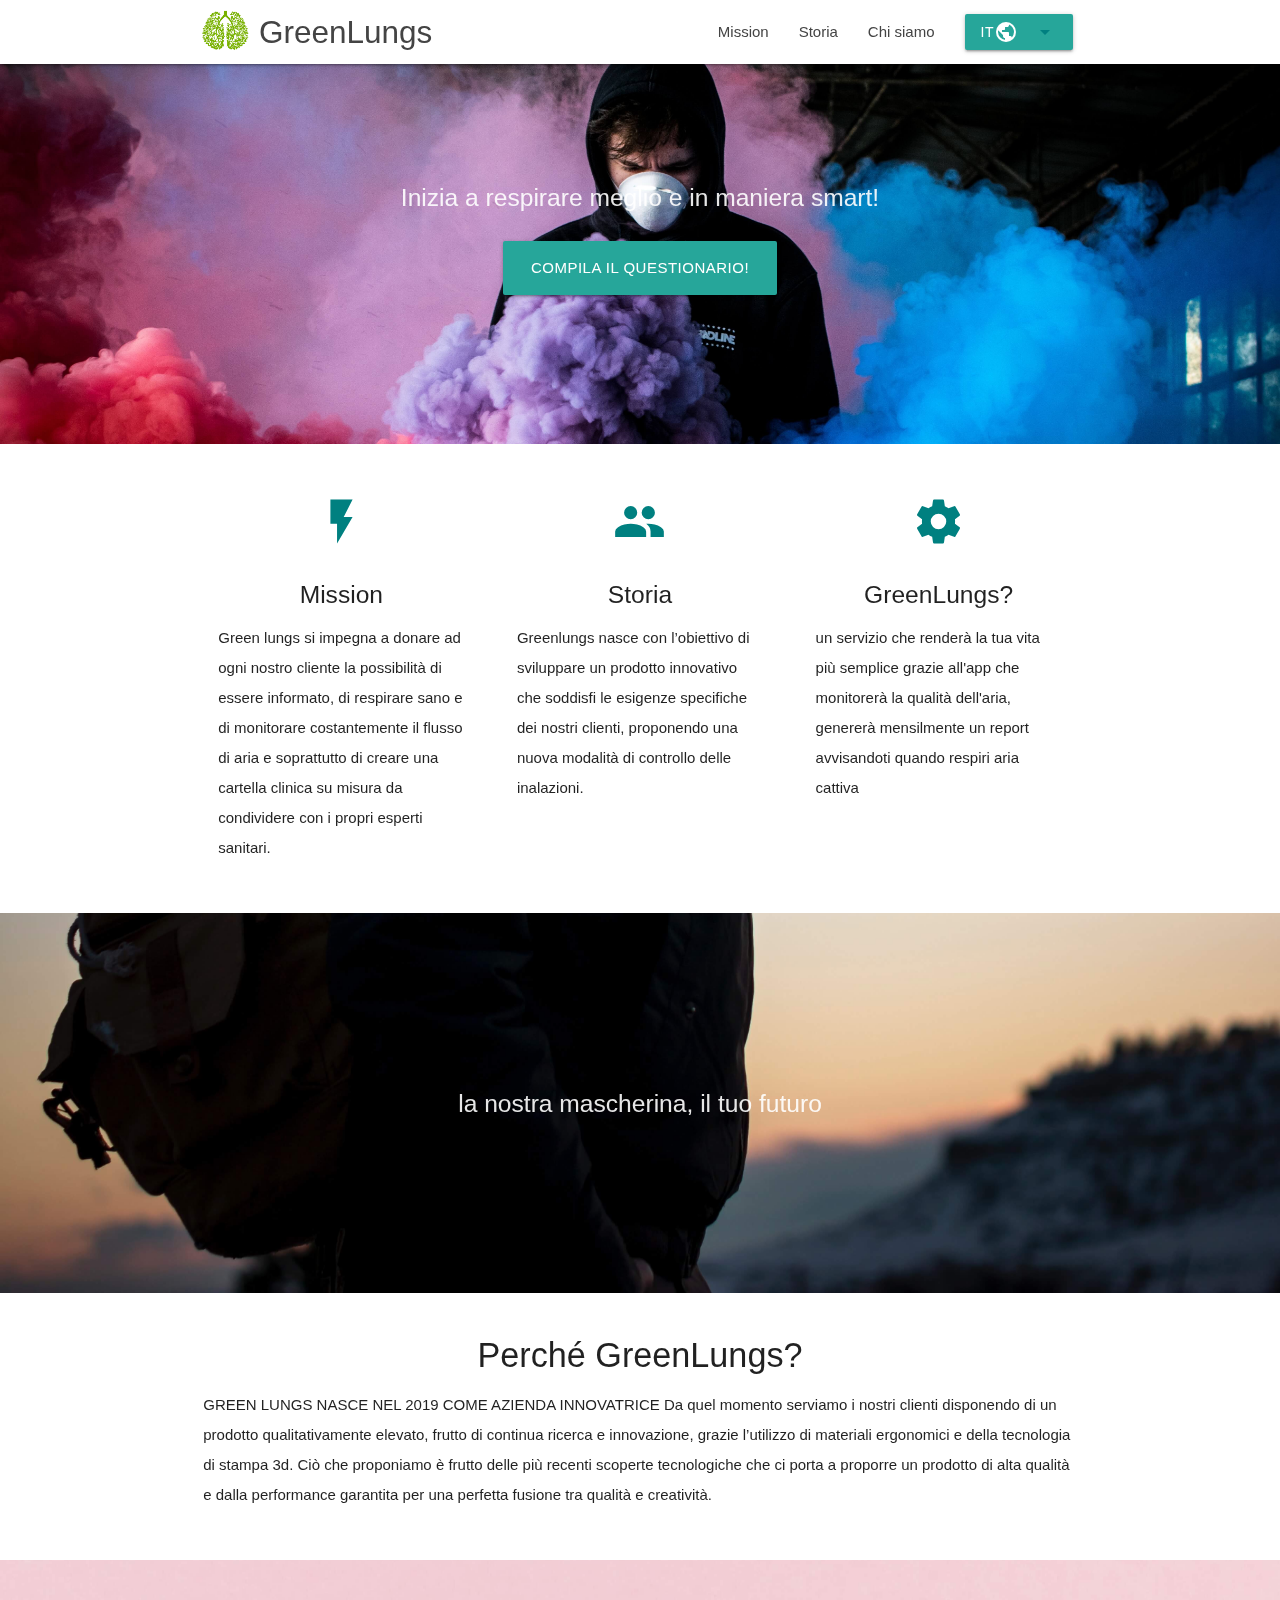
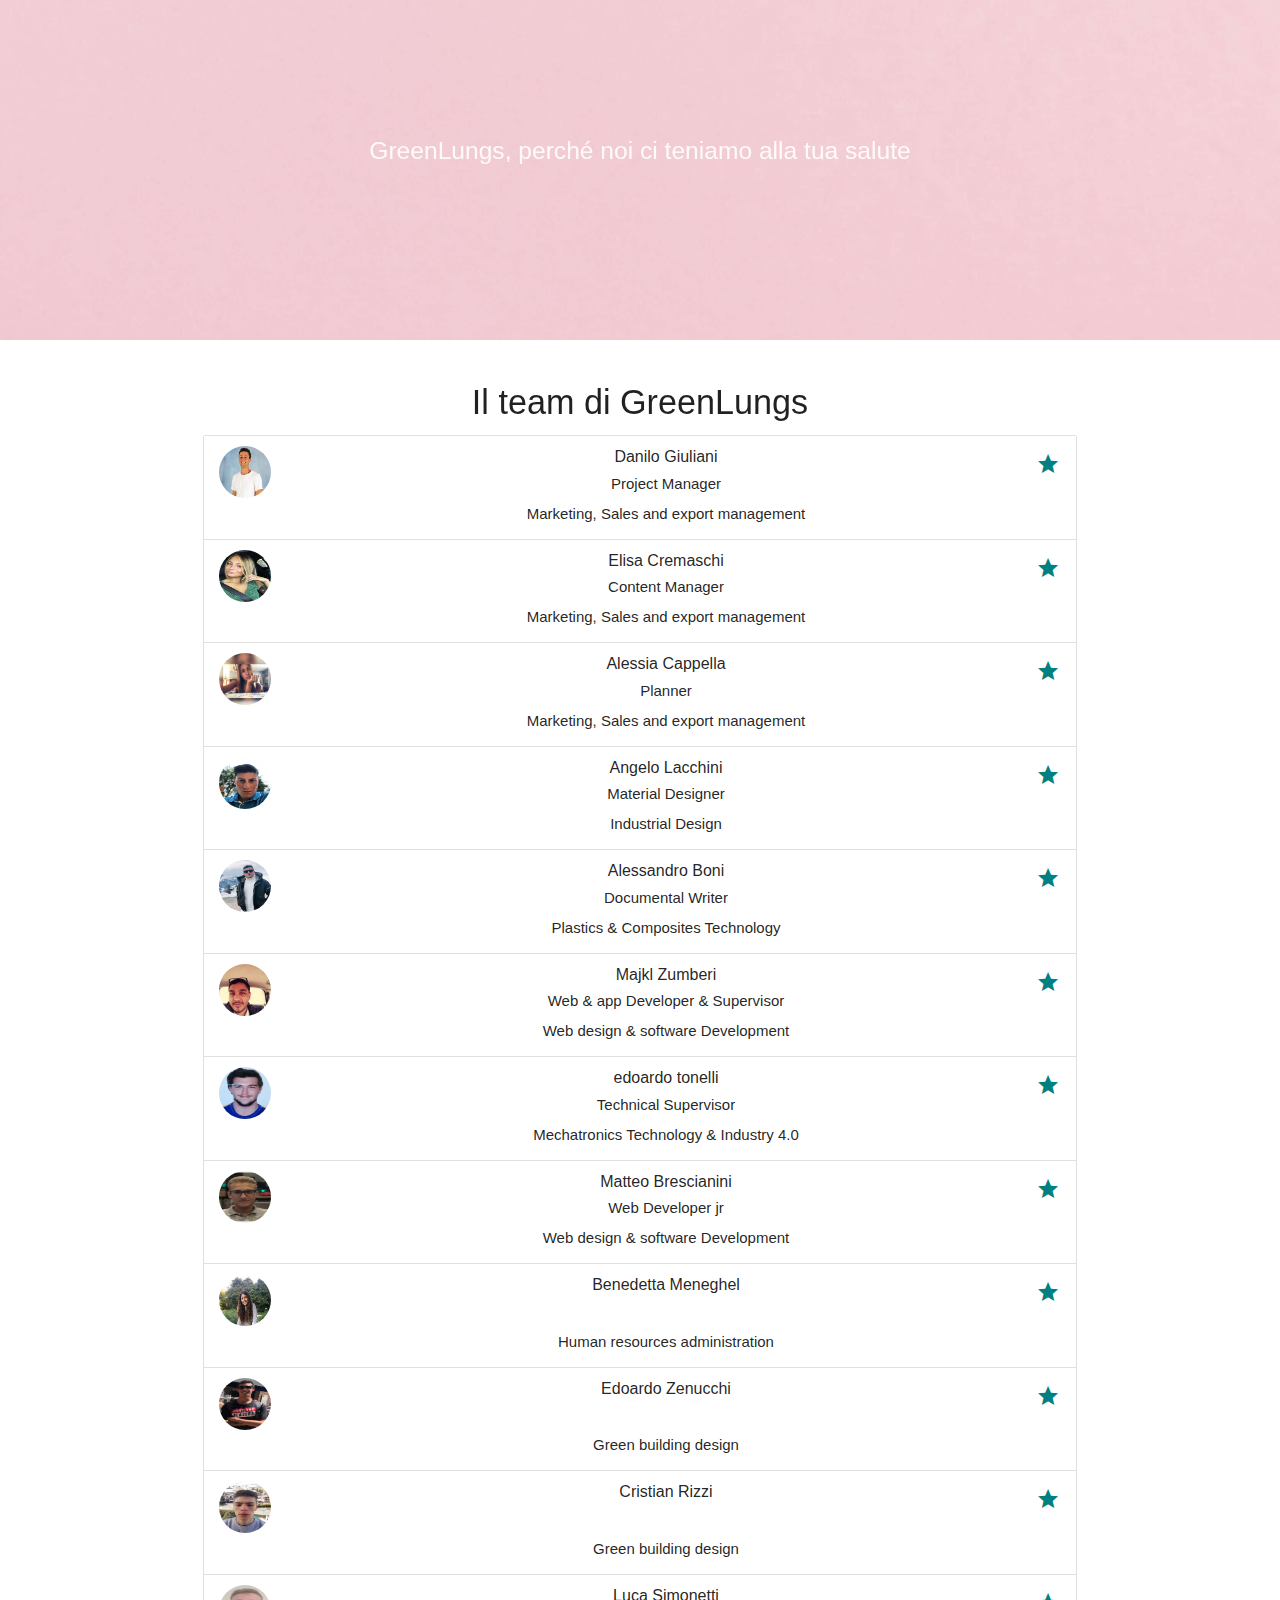
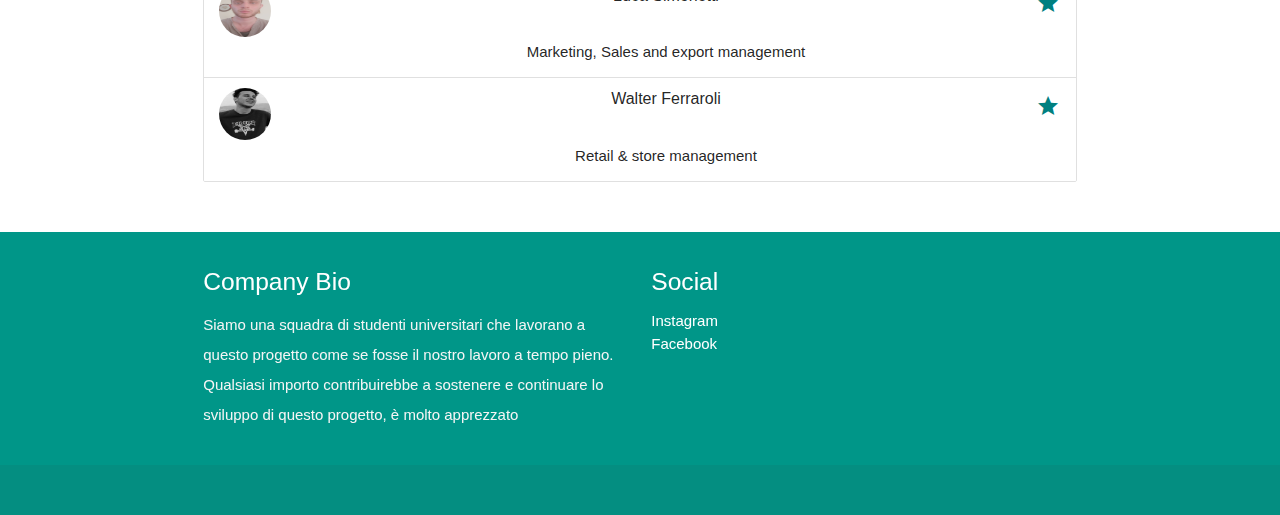
<file: index.html>
<!DOCTYPE html>
<html lang="it">

<head>
  <meta http-equiv="Content-Type" content="text/html; charset=UTF-8" />
  <meta name="viewport" content="width=device-width, initial-scale=1" />
  <title>Green Lungs | i tuoi polmoni ti ringrazieranno</title>

  <!-- CSS  -->
  <link href="https://fonts.googleapis.com/icon?family=Material+Icons" rel="stylesheet">
  <link href="css/materialize.css" type="text/css" rel="stylesheet" media="screen,projection" />
  <link href="css/style.css" type="text/css" rel="stylesheet" media="screen,projection" />
</head>

<body>
  <nav class="white" role="navigation">
    <div class="nav-wrapper container">
      <img id="logoImg" src="./img/greenLungs1-removedBg.png" alt="Logo">
      <a id="logo-container" href="index.html" class="brand-logo"> GreenLungs</a>
      <ul class="right hide-on-med-and-down">
        <li><a class="hoverable" href="#mission-target">Mission</a></li>
        <li><a key="history" class="hoverable lang" href="#storia-target">Storia</a></li>
        <li><a key="aboutUs" class="hoverable lang" href="#team-target">Chi siamo</a></li>
        <ul id="dropdown2" class="dropdown-content">
          <li class="translate"><a id="it" href="#!">Italiano</a></li>
          <li class="translate"><a id="en" href="#!">English</a></li>

        </ul>
        <a id="btnDropdownTriggerPC" class="btn dropdown-trigger" href="#!" data-target="dropdown2">
          IT<i id="world" class="material-icons">public</i>
          <i class="material-icons right">arrow_drop_down</i></a>

      </ul>

      <ul id="nav-mobile" class="sidenav">
        <li><a key="aboutUs" class="lang" href="#team-target">Chi siamo</a></li>
        <li><a key="history" class="lang" href="#storia-target">Storia</a></li>
        <li><a href="#mission-target">Mission</a></li>
        <ul id="dropdownMobile" class="dropdown-content">
          <li class="translate"><a id="it" href="#!">Italiano</a></li>
          <li class="translate"><a id="en" href="#!">English</a></li>

        </ul>
        <a id="btnDropdownTriggerMobile" class="btn dropdown-trigger" href="#!" data-target="dropdownMobile">
          IT<i id="world" class="material-icons">public</i>
           <i class="material-icons right">arrow_drop_down</i></a>
      </ul>
      <a href="#" data-target="nav-mobile" class="sidenav-trigger"><i class="material-icons">menu</i></a>
    </div>
  </nav>

  <div id="index-banner" class="parallax-container">
    <div class="section no-pad-bot">
      <div class="container">
        <br><br><br>
        <!--<h1 class="header center teal-text text-lighten-2">GreenLungs</h1>-->
        <div class="row center margine">
          <h5 key="first_banner_text" class="header col s12 light lang">Inizia a respirare meglio e in maniera smart!
          </h5>
        </div>
        <div class="row center">
          <a key="fill_in_the_questionnaire" href="https://majzumbamz.typeform.com/to/MifkLy" target="_blank"
            id="download-button" class="btn-large waves-effect waves-light teal lighten-1 lang">Compila il
            questionario!</a>
        </div>
        <br><br>

      </div>
    </div>
    <div class="parallax"><img src="./img/kamil-feczko-unsplash.jpg" alt="Unsplashed background img 2"
        class="responsive-img"></div>
  </div>
  <div class="container">
    <div class="section">

      <!--   Icon Section   -->
      <div class="row">
        <div class="col s12 m4">
          <div class="icon-block">
            <h2 class="center brown-text"><i class="material-icons">flash_on</i></h2>
            <h5 id="mission-target" class="center">Mission</h5>

            <p key="missionText" class="light lang">Green lungs si impegna a donare ad ogni nostro cliente la
              possibilità di essere informato,
              di respirare sano e di monitorare costantemente il flusso di aria e soprattutto di creare una cartella
              clinica su misura da condividere con i propri esperti sanitari.</p>
          </div>
        </div>

        <div class="col s12 m4">
          <div class="icon-block">
            <h2 class="center brown-text"><i class="material-icons">group</i></h2>
            <h5 key="aboutUs" id="storia-target" class="center lang">Storia</h5>

            <p key="history_target" class="light lang">Greenlungs nasce con l’obiettivo di sviluppare un prodotto
              innovativo che soddisfi le
              esigenze specifiche dei nostri clienti, proponendo una nuova modalità di controllo delle inalazioni.
            </p>
          </div>
        </div>

        <div class="col s12 m4">
          <div class="icon-block">
            <h2 class="center brown-text"><i class="material-icons">settings</i></h2>
            <h5 class="center ">GreenLungs?</h5>

            <p key="whyGreenLungs" class="light lang">un servizio che renderà la tua vita più semplice grazie all'app
              che monitorerà la qualità
              dell'aria, genererà mensilmente un report avvisandoti quando respiri aria cattiva</p>
          </div>
        </div>
      </div>

    </div>
  </div>


  <div class="parallax-container valign-wrapper">
    <div class="section no-pad-bot">
      <div class="container">
        <div class="row center">
          <h5 key="second_banner_text" class="header col s12 light lang">la nostra mascherina, il tuo futuro</h5>
        </div>
      </div>
    </div>
    <div class="parallax"><img src="./img/steve-halama-unsplash.jpg" alt="Unsplashed background img 2"
        class="responsive-img"></div>
  </div>

  <div class="container">
    <div class="section">

      <div class="row">
        <div class="col s12 center">
          <h3><i class="mdi-content-send brown-text"></i></h3>
          <h4 key="why_green_lungs_title" class="lang">Perché GreenLungs?</h4>
          <p key="why_green_lungs_parag" class="left-align light lang">GREEN LUNGS NASCE NEL 2019 COME AZIENDA
            INNOVATRICE Da quel momento serviamo i
            nostri clienti disponendo di un prodotto qualitativamente elevato, frutto di continua ricerca e innovazione,
            grazie l’utilizzo di materiali ergonomici e della tecnologia di stampa 3d. Ciò che proponiamo è frutto delle
            più recenti scoperte tecnologiche che ci porta a proporre un prodotto di alta qualità e dalla performance
            garantita per una perfetta fusione tra qualità e creatività.</p>
        </div>
      </div>

    </div>
  </div>


  <div class="parallax-container valign-wrapper">
    <div class="section no-pad-bot">
      <div class="container">
        <div class="row center">
          <h5 key="third_banner_text" class="header col s12 light lang">GreenLungs, perché noi ci teniamo alla tua
            salute</h5>
        </div>
      </div>
    </div>
    <div class="parallax"><img src="./img/ian-dooley-unsplash.jpg" alt="Unsplashed background img 3"
        class="responsive-img"></div>
  </div>
  <div class="container">
    <div class="section">

      <div class="row">
        <div class="col s12 center">
          <h3><i class="mdi-content-send brown-text"></i></h3>
          <h4 key="green_lungs_team" id="team-target" class="lang">Il team di GreenLungs</h4>
          <ul class="collection">
            <li class="collection-item avatar">
              <img src="./img/danilo_giuliani.jpg" alt="Danilo Giuliani" class="circle">
              <span class="title">Danilo Giuliani</span>
              <p>Project Manager <br>
                Marketing, Sales and export management
              </p>
              <a href="#!" class="secondary-content"><i class="material-icons">grade</i></a>
            </li>
            <li class="collection-item avatar">
              <img src="./img/elisa_cremaschi.jpg" alt="Elisa Cremaschi" class="circle">
              <span class="title">Elisa Cremaschi</span>
              <p>Content Manager <br>
                Marketing, Sales and export management
              </p>
              <a href="#!" class="secondary-content"><i class="material-icons">grade</i></a>
            </li>
            <li class="collection-item avatar">
              <img src="./img/alessia_cappella.jpg" alt="Alessi Cappella" class="circle">
              <span class="title">Alessia Cappella</span>
              <p>Planner <br>
                Marketing, Sales and export management
              </p>
              <a href="#!" class="secondary-content"><i class="material-icons">grade</i></a>
            </li>
            <li class="collection-item avatar">
              <img src="./img/angelo_lacchini.jpg" alt="Angelo Lacchini" class="circle">
              <span class="title">Angelo Lacchini</span>
              <p>Material Designer <br>
                Industrial Design
              </p>
              <a href="#!" class="secondary-content"><i class="material-icons">grade</i></a>
            </li>
            <li class="collection-item avatar">
              <img src="./img/alessandro_boni.jpg" alt="Alessandro Boni" class="circle">
              <span class="title">Alessandro Boni</span>
              <p>Documental Writer <br>
                Plastics & Composites Technology
              </p>
              <a href="#!" class="secondary-content"><i class="material-icons">grade</i></a>
            </li>
            <li class="collection-item avatar">
              <img src="./img/majkl_zumberi.jpeg" alt="Majkl Zumberi" class="circle">
              <span class="title">Majkl Zumberi</span>
              <p>Web & app Developer & Supervisor <br>
                Web design & software Development
              </p>
              <a href="#!" class="secondary-content"><i class="material-icons">grade</i></a>
            </li>
            <li class="collection-item avatar">
              <img src="./img/edoardo_tonelli.jpg" alt="edoardo tonelli" class="circle">
              <span class="title">edoardo tonelli</span>
              <p>Technical Supervisor <br>
                Mechatronics Technology & Industry 4.0
              </p>
              <a href="#!" class="secondary-content"><i class="material-icons">grade</i></a>
            </li>
            <li class="collection-item avatar">
              <img src="./img/matteo_brescianini.jpg" alt="Matteo Brescianini" class="circle">
              <span class="title">Matteo Brescianini</span>
              <p>Web Developer jr <br>
                Web design & software Development
              </p>
              <a href="#!" class="secondary-content"><i class="material-icons">grade</i></a>
            </li>
            <li class="collection-item avatar">
              <img src="./img/benedetta_meneghel.jpg" alt="Benedetta Meneghel" class="circle">
              <span class="title">Benedetta Meneghel</span>
              <p> <br>
                Human resources administration
              </p>
              <a href="#!" class="secondary-content"><i class="material-icons">grade</i></a>
            </li>
            <li class="collection-item avatar">
              <img src="./img/edoardo-zenucchi.jpg" alt="Edoardo Zenucchi" class="circle">
              <span class="title">Edoardo Zenucchi</span>
              <p><br>
                Green building design
              </p>
              <a href="#!" class="secondary-content"><i class="material-icons">grade</i></a>
            </li>
            <li class="collection-item avatar">
              <img src="./img/cristian_rizzi.jpg" alt="cristian_rizzi" class="circle">
              <span class="title">Cristian Rizzi</span>
              <p> <br>
                Green building design
              </p>
              <a href="#!" class="secondary-content"><i class="material-icons">grade</i></a>
            </li>
            <li class="collection-item avatar">
              <img src="./img/Luca_simonetti.jpg" alt="Luca Simonetti" class="circle">
              <span class="title">Luca Simonetti</span>
              <p><br>
                Marketing, Sales and export management
              </p>
              <a href="#!" class="secondary-content"><i class="material-icons">grade</i></a>
            </li>
            <li class="collection-item avatar">
              <img src="./img/walter_ferraroli.jpg" alt="Walter Ferraroli" class="circle">
              <span class="title">Walter Ferraroli</span>
              <p><br>
                Retail & store management
              </p>
              <a href="#!" class="secondary-content"><i class="material-icons">grade</i></a>
            </li>
          </ul>
        </div>
      </div>

    </div>
  </div>
  <footer class="page-footer teal">
    <div class="container">
      <div class="row">
        <div class="col l6 s12">
          <h5 class="white-text">Company Bio</h5>
          <p key="company_bio_desc" class="grey-text text-lighten-4 lang">Siamo una squadra di studenti universitari che
            lavorano a questo progetto
            come se fosse il nostro lavoro a tempo pieno. Qualsiasi importo contribuirebbe a sostenere e continuare lo
            sviluppo di questo progetto, è molto apprezzato</p>


        </div>
        <div class="col l3 s12">
          <h5 class="white-text">Social</h5>
          <ul>
            <li><a class="white-text" href="https://instagram.com/green_lungs_official?igshid=doogz4oc8h9"
                target="_blank">Instagram</a></li>
            <li><a class="white-text" href="#!">Facebook</a></li>
          </ul>
        </div>

      </div>
    </div>
    <div class="footer-copyright">
    </div>
  </footer>


  <!--  Scripts-->
  <script src="https://code.jquery.com/jquery-2.1.1.min.js"></script>
  <script src="js/materialize.js"></script>
  <script src="js/init.js"></script>
  <script type="text/javascript">
    const arrLang = {
      'en': {
        "aboutUs": "About us",
        "missionText": "Green lungs is committed to giving each of our clients the opportunity to be informed, to breathe healthily and to constantly monitor the airflow and above all to create a tailor-made medical record to share with their health experts.",
        "first_banner_text": "Start breathing better and smart!",
        "history": "Our story",
        "fill_in_the_questionnaire": "fill in the questionnaire",
        "history_target": "Greenlungs was born with the aim of developing an innovative product that meets the specific needs of our customers, proposing a new way of inhalation control.",
        "whyGreenLungs": "a service that will make your life easier thanks to the app that will monitor the air quality, will generate a monthly report alerting you when you breathe bad air",
        "second_banner_text": "our mask, your future",
        "why_green_lungs_title": "Why GreenLungs?",
        "why_green_lungs_parag": "GREEN LUNGS WAS BORN IN 2019 SUCH AS INNOVATIVE COMPANY. From that moment we serve our customers placing a high quality product, the result of continuous research and innovation, thanks to the use of ergonomic materials and 3D printing technology. What we offer is the result of the latest technological discoveries that brings us to offer a high quality product with guaranteed performance for a perfect fusion of quality and creativity.",
        "third_banner_text": "GreenLungs, because we care about your health.",
        "green_lungs_team": "GreenLungs Team",
        "company_bio_desc": "We are a team of college students working on this project like it's our full time job. Any amount would help support and continue development on this project and is greatly appreciated."

      },
      'it': {
        "aboutUs": "Chi siamo",
        "missionText": "Green lungs si impegna a donare ad ogni nostro cliente la possibilità di essere informato,di respirare sano e di monitorare costantemente il flusso di aria e soprattutto di creare una cartella clinica su misura da condividere con i propri esperti sanitari.",
        "first_banner_text": "Inizia a respirare meglio e in maniera smart!",
        "history": "Storia",
        "fill_in_the_questionnaire": "Compila il questionario!",
        "history_target": "Greenlungs nasce con l’obiettivo di sviluppare un prodotto innovativo che soddisfi le esigenze specifiche dei nostri clienti, proponendo una nuova modalità di controllo delle inalazioni.",
        "whyGreenLungs": "un servizio che renderà la tua vita più semplice grazie all'app che monitorerà la qualità dell'aria, genererà mensilmente un report avvisandoti quando respiri aria cattiva",
        "second_banner_text": "la nostra mascherina, il tuo futuro",
        "why_green_lungs_title": "Perché GreenLungs?",
        "why_green_lungs_parag": "GREEN LUNGS NASCE NEL 2019 COME AZIENDA INNOVATRICE Da quel momento serviamo i nostri clienti disponendo di un prodotto qualitativamente elevato, frutto di continua ricerca e innovazione, grazie l’utilizzo di materiali ergonomici e della tecnologia di stampa 3d. Ciò che proponiamo è frutto delle più recenti scoperte tecnologiche che ci porta a proporre un prodotto di alta qualità e dalla performance garantita per una perfetta fusione tra qualità e creatività.",
        "third_banner_text": "GreenLungs, perché noi ci teniamo alla tua salute",
        "green_lungs_team": "il Team di GreenLungs",
        "company_bio_desc": "Siamo una squadra di studenti universitari che lavorano a questo progetto come se fosse il nostro lavoro a tempo pieno. Qualsiasi importo contribuirebbe a sostenere e continuare lo sviluppo di questo progetto, è molto apprezzato"
      }
    };
    document.addEventListener('DOMContentLoaded', function () {
      console.log("dom loaded");
      var elems = document.querySelectorAll('#btnDropdownTriggerPC');
      var instances = M.Dropdown.init(elems);
      var elemsMobile = document.querySelectorAll('#btnDropdownTriggerMobile');
      var instancesMobile = M.Dropdown.init(elemsMobile);
      /* document.querySelectorAll('img[data-src]').forEach(function (img) {
         img.setAttribute('src', img.getAttribute('data-src'));
         img.onload = function () {
           img.removeAttribute('data-src');
         }
       });*/
    });
    document.querySelectorAll("#it").forEach(element => {
      element.addEventListener("click", () => {
        console.log("in italiano");
        window.localStorage.setItem("italian", true);
        var sas = document.querySelectorAll(".lang")
        sas.forEach(elemen => {
          elemen.innerHTML = arrLang["it"][elemen.getAttribute("key")];
          document.querySelector("#btnDropdownTriggerPC").innerHTML='IT<i id="world" class="material-icons">public</i><i class="material-icons right">arrow_drop_down</i>';
          document.querySelector("#btnDropdownTriggerMobile").innerHTML='IT<i id="world" class="material-icons">public</i><i class="material-icons right">arrow_drop_down</i>';
        
          //console.log("testo: "+elemen.text+" key:"+elemen.getAttribute("key"));
        })
      })
    });
    document.querySelectorAll("#en").forEach(element => {
      element.addEventListener("click", () => {
        console.log("in inglese");
        window.localStorage.setItem("italian", false);
        var sas = document.querySelectorAll(".lang")
        sas.forEach(elemen => {
          elemen.innerHTML = arrLang["en"][elemen.getAttribute("key")];
          document.querySelector("#btnDropdownTriggerPC").innerHTML='EN<i id="world" class="material-icons">public</i><i class="material-icons right">arrow_drop_down</i>';
          document.querySelector("#btnDropdownTriggerMobile").innerHTML='EN<i id="world" class="material-icons">public</i><i class="material-icons right">arrow_drop_down</i>';
          // console.log("testo: "+elemen.text+" key:"+elemen.getAttribute("key"));
        })
        // alert("we are currently working on translating the page, stay tuned!");
      })
    });
    if (typeof (Storage) !== "undefined") {
      // Code for localStorage
      console.log("this browser support localstorage!");
      var language = window.localStorage.getItem("italian");
      switch (language) {
        case null:
          //devo impostare la lingua in italiano come default
          window.localStorage.setItem("italian", true);
          break;
        case "true":
          console.log("impostato in italiano");
          let italian = document.querySelectorAll(".lang")
          italian.forEach(elemen => {
            elemen.innerHTML = arrLang["it"][elemen.getAttribute("key")];
            document.querySelector("#btnDropdownTriggerPC").innerHTML='IT<i id="world" class="material-icons">public</i><i class="material-icons right">arrow_drop_down</i>';
            document.querySelector("#btnDropdownTriggerMobile").innerHTML='IT<i id="world" class="material-icons">public</i><i class="material-icons right">arrow_drop_down</i>';
        
            //console.log("testo: "+elemen.text+" key:"+elemen.getAttribute("key"));
          });
          break;
        case "false":
          console.log("impostato in inglese!!");
          let english = document.querySelectorAll(".lang")
          english.forEach(elemen => {
            elemen.innerHTML = arrLang["en"][elemen.getAttribute("key")];
            document.querySelector("#btnDropdownTriggerPC").innerHTML='EN<i id="world" class="material-icons">public</i><i class="material-icons right">arrow_drop_down</i>';
            document.querySelector("#btnDropdownTriggerMobile").innerHTML='EN<i id="world" class="material-icons">public</i><i class="material-icons right">arrow_drop_down</i>';
        
            //console.log("testo: "+elemen.text+" key:"+elemen.getAttribute("key"));
          });
          break;
      }
    } else {
      // No web storage Support.
    }
  </script>
</body>

</html>
</file>
<file: css/style.css>
/* Custom Stylesheet */
/**
 * Use this file to override Materialize files so you can update
 * the core Materialize files in the future
 *
 * Made By MaterializeCSS.com
 */
html {
  scroll-behavior: smooth;
}
a#btnDropdownTriggerPC{
  display: inline-flex;
}
a#btnDropdownTriggerMobile{
  display: inline-flex;
}
i#world {
  color: white;
}
i.material-icons {
  color: teal;
}
img {
  opacity: 1;
  transition: opacity 3.3s;
}

img[data-src] {
  opacity: 0;
}

.hoverable:hover {
  background-color: #26a69a;
  color: whitesmoke;
}

#logoImg {
  width: 67px;
  height: auto;
}

i.material-icons {
  color: teal;
}

.row.center.margine {
  margin-top: 5.9em !important;
}

nav ul a,
nav .brand-logo {
  color: #444;
}

p {
  line-height: 2rem;
}

h5 {
  font-weight: 500 !important;
}

.sidenav-trigger {
  color: #26a69a;
  float: right !important;
}

.parallax-container {
  min-height: 380px;
  line-height: 0;
  height: auto;
  color: rgba(255, 255, 255, .9);

}

.parallax-container .section {
  width: 100%;
}

@media only screen and (max-width : 992px) {
  .parallax-container .section {
    position: absolute;
    top: 40%;
  }

  #index-banner .section {
    top: 10%;
  }
}

@media only screen and (max-width : 600px) {
  #index-banner .section {
    top: 0;
  }
}

.icon-block {
  padding: 0 15px;
}

.icon-block .material-icons {
  font-size: inherit;
}

footer.page-footer {
  margin: 0;
}

.responsive-img {
  transform: translate3d(-60%, 200.998px, 0px);
}


.parallax-container .parallax img {
  min-width: 100%;
  min-height: auto !important;
}

.collection .collection-item.avatar:not(.circle-clipper)>.circle,
.collection .collection-item.avatar :not(.circle-clipper)>.circle {
  width: 52px !important;
  height: 52px !important;
}
</file>
